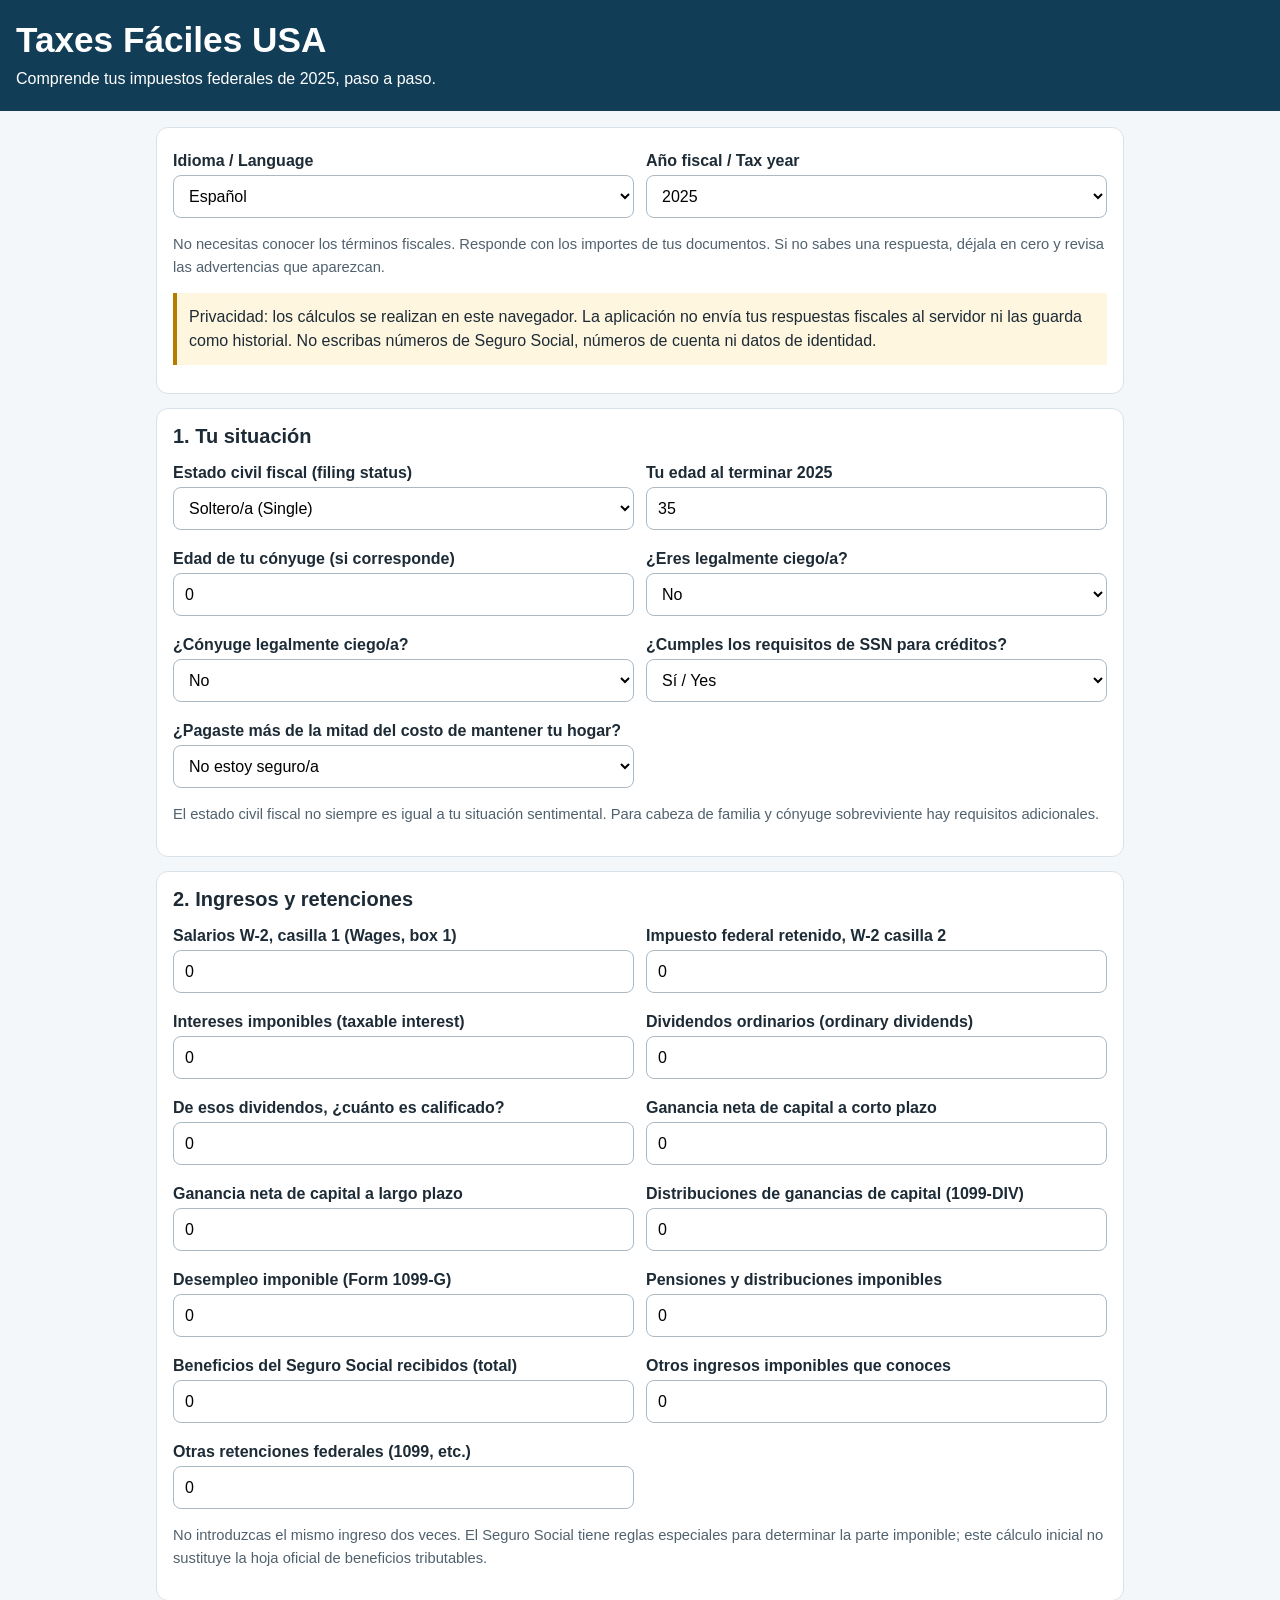
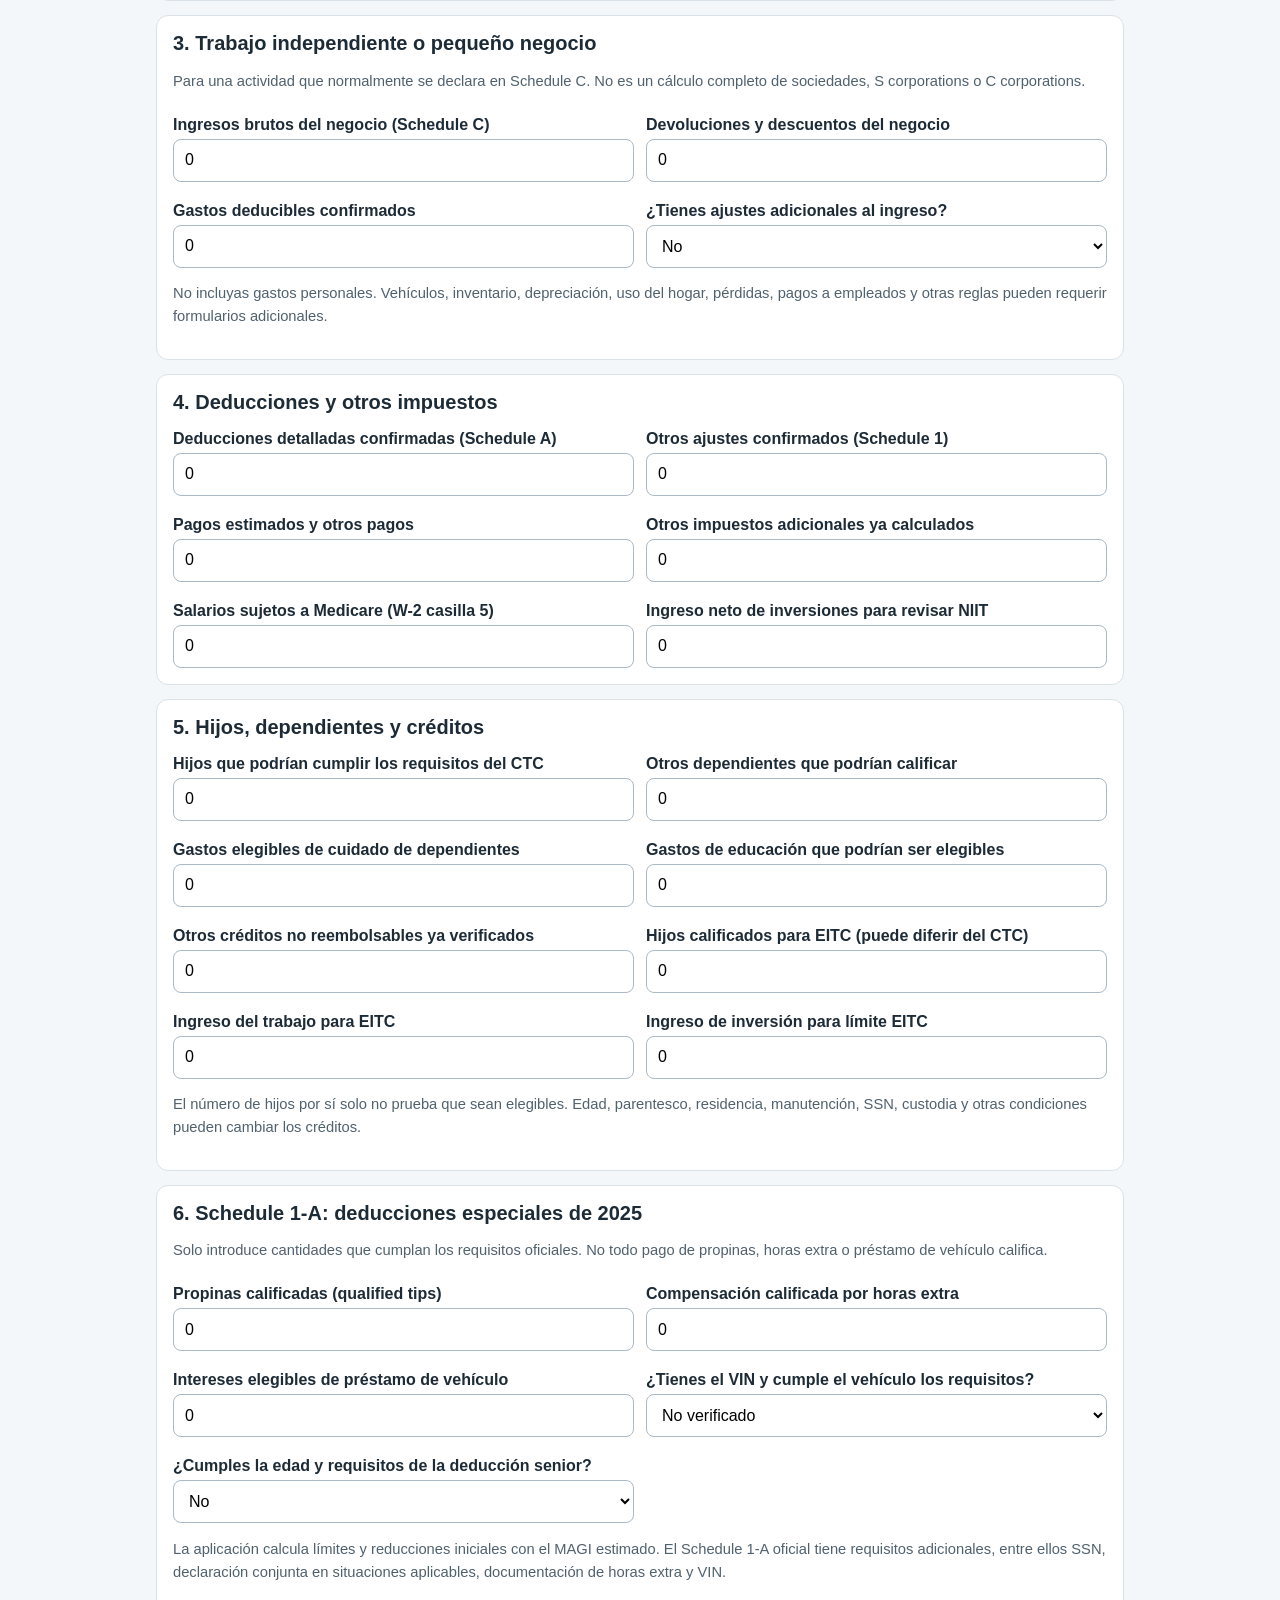
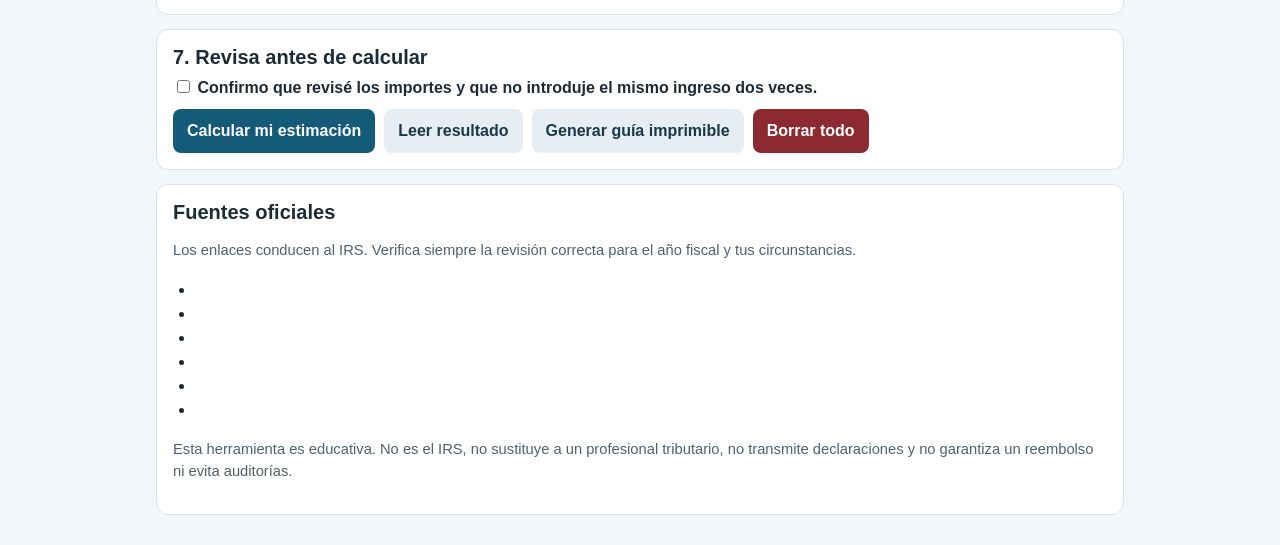
<file: static/index.html>
<!DOCTYPE html>
<html lang="es">
<head>
<meta charset="UTF-8">
<meta name="viewport" content="width=device-width,initial-scale=1">
<meta name="referrer" content="no-referrer">
<meta name="color-scheme" content="light">
<title>Taxes Fáciles USA | 2025</title>
<style>
:root{font-family:Arial,Helvetica,sans-serif;color:#1d2b36;background:#f4f7fa;font-size:16px}
*{box-sizing:border-box}body{margin:0}header{background:#123d56;color:white;padding:20px 16px}
header h1{margin:0 0 7px;font-size:clamp(1.5rem,4vw,2.2rem)}header p{margin:0;line-height:1.5}
main{max-width:1000px;margin:auto;padding:16px}.top,.panel{background:white;border:1px solid #d9e2e8;border-radius:12px;padding:16px;margin-bottom:14px}
.row{display:grid;grid-template-columns:repeat(2,minmax(0,1fr));gap:12px}
label{display:block;font-weight:700;margin:8px 0 5px}
input,select,button{font:inherit;border-radius:8px}
input,select{width:100%;padding:11px;border:1px solid #aab9c4;background:white;min-height:43px}
button{padding:11px 14px;border:0;cursor:pointer;font-weight:700;min-height:44px}
.primary{background:#145b7a;color:white}.secondary{background:#e6eef3;color:#18394a}.danger{background:#8d2930;color:white}
.actions{display:flex;flex-wrap:wrap;gap:9px;margin-top:12px}
h2{font-size:1.25rem;margin:0 0 8px}h3{font-size:1.05rem;margin:18px 0 5px}
.help,.muted{font-size:.92rem;line-height:1.55;color:#50616e}
.notice{background:#fff6df;border-left:4px solid #b57c00;padding:12px;margin:12px 0;line-height:1.5}
.result{background:#eef7f5;border-radius:9px;padding:14px;margin-top:10px}
.result strong{color:#124f46}.line{display:flex;justify-content:space-between;gap:12px;padding:7px 0;border-bottom:1px solid #d8e2e5}
.line span:last-child{text-align:right;font-variant-numeric:tabular-nums}
ul{padding-left:22px;line-height:1.5}a{color:#075b89;overflow-wrap:anywhere}
[hidden]{display:none!important}
@media(max-width:650px){.row{grid-template-columns:1fr}main{padding:10px}.panel,.top{padding:12px}}
@media print{header,.top,.actions,form,.no-print{display:none!important}body{background:white}main{max-width:none;padding:0}.panel{border:0}}
</style>
</head>
<body>
<header>
<h1 id="appTitle">Taxes Fáciles USA</h1>
<p id="subtitle">Comprende tus impuestos federales de 2025, paso a paso.</p>
</header>
<main>
<section class="top">
<div class="row">
<div><label id="langLabel" for="language">Idioma / Language</label>
<select id="language"><option value="es">Español</option><option value="en">English</option></select></div>
<div><label id="yearLabel" for="taxYear">Año fiscal / Tax year</label>
<select id="taxYear"><option value="2025">2025</option></select></div>
</div>
<p class="help" id="intro">No necesitas conocer los términos fiscales. Responde con los importes de tus documentos. Si no sabes una respuesta, déjala en cero y revisa la advertencia que aparezca.</p>
<div class="notice" id="privacy">Privacidad: los cálculos se realizan en este navegador. La aplicación no envía tus respuestas fiscales al servidor ni las guarda como historial. No escribas números de Seguro Social, números de cuenta ni datos de identidad.</div>
</section>
<form id="taxForm" autocomplete="off">
<section class="panel">
<h2 id="personalTitle">1. Tu situación</h2>
<div class="row">
<div><label id="statusLabel" for="filingStatus">Estado civil fiscal (filing status)</label>
<select id="filingStatus" name="filingStatus">
<option value="single">Soltero/a (Single)</option>
<option value="mfj">Casado/a: declaración conjunta (Married filing jointly)</option>
<option value="mfs">Casado/a: declaración separada (Married filing separately)</option>
<option value="hoh">Cabeza de familia (Head of household)</option>
<option value="qss">Cónyuge sobreviviente elegible (Qualifying surviving spouse)</option>
</select></div>
<div><label id="ageLabel" for="age">Tu edad al terminar 2025</label><input id="age" name="age" type="number" min="0" max="120" value="35"></div>
<div><label id="spouseAgeLabel" for="spouseAge">Edad de tu cónyuge (si corresponde)</label><input id="spouseAge" name="spouseAge" type="number" min="0" max="120" value="0"></div>
<div><label id="blindLabel" for="blind">¿Eres legalmente ciego/a?</label><select id="blind" name="blind"><option value="no">No</option><option value="yes">Sí</option></select></div>
<div><label id="spouseBlindLabel" for="spouseBlind">¿Cónyuge legalmente ciego/a?</label><select id="spouseBlind" name="spouseBlind"><option value="no">No</option><option value="yes">Sí</option></select></div>
<div><label id="ssnLabel" for="validSsn">¿Cumples los requisitos de SSN para créditos?</label><select id="validSsn" name="validSsn"><option value="yes">Sí / Yes</option><option value="no">No / No</option><option value="unknown">No estoy seguro/a</option></select></div>
<div><label id="hohLabel" for="paidHome">¿Pagaste más de la mitad del costo de mantener tu hogar?</label><select id="paidHome" name="paidHome"><option value="unknown">No estoy seguro/a</option><option value="yes">Sí</option><option value="no">No</option></select></div>
</div>
<p class="help" id="personalHelp">El estado civil fiscal no siempre es igual a tu situación sentimental. Para cabeza de familia y cónyuge sobreviviente hay requisitos adicionales.</p>
</section>
<section class="panel">
<h2 id="incomeTitle">2. Ingresos y retenciones</h2>
<div class="row">
<div><label id="wagesLabel" for="wages">Salarios W-2, casilla 1 (Wages, box 1)</label><input id="wages" name="wages" type="number" min="0" step=".01" value="0"></div>
<div><label id="withheldLabel" for="withheld">Impuesto federal retenido, W-2 casilla 2</label><input id="withheld" name="withheld" type="number" min="0" step=".01" value="0"></div>
<div><label id="interestLabel" for="interest">Intereses imponibles (taxable interest)</label><input id="interest" name="interest" type="number" min="0" step=".01" value="0"></div>
<div><label id="dividendsLabel" for="ordinaryDividends">Dividendos ordinarios (ordinary dividends)</label><input id="ordinaryDividends" name="ordinaryDividends" type="number" min="0" step=".01" value="0"></div>
<div><label id="qualifiedLabel" for="qualifiedDividends">De esos dividendos, ¿cuánto es calificado?</label><input id="qualifiedDividends" name="qualifiedDividends" type="number" min="0" step=".01" value="0"></div>
<div><label id="shortGainLabel" for="shortGain">Ganancia neta de capital a corto plazo</label><input id="shortGain" name="shortGain" type="number" step=".01" value="0"></div>
<div><label id="longGainLabel" for="longGain">Ganancia neta de capital a largo plazo</label><input id="longGain" name="longGain" type="number" step=".01" value="0"></div>
<div><label id="capitalDistributionsLabel" for="capitalDistributions">Distribuciones de ganancias de capital (1099-DIV)</label><input id="capitalDistributions" name="capitalDistributions" type="number" min="0" step=".01" value="0"></div>
<div><label id="unemploymentLabel" for="unemployment">Desempleo imponible (Form 1099-G)</label><input id="unemployment" name="unemployment" type="number" min="0" step=".01" value="0"></div>
<div><label id="pensionLabel" for="pension">Pensiones y distribuciones imponibles</label><input id="pension" name="pension" type="number" min="0" step=".01" value="0"></div>
<div><label id="socialSecurityLabel" for="socialSecurity">Beneficios del Seguro Social recibidos (total)</label><input id="socialSecurity" name="socialSecurity" type="number" min="0" step=".01" value="0"></div>
<div><label id="otherIncomeLabel" for="otherIncome">Otros ingresos imponibles que conoces</label><input id="otherIncome" name="otherIncome" type="number" step=".01" value="0"></div>
<div><label id="otherWithheldLabel" for="otherWithheld">Otras retenciones federales (1099, etc.)</label><input id="otherWithheld" name="otherWithheld" type="number" min="0" step=".01" value="0"></div>
</div>
<p class="help" id="incomeHelp">No introduzcas el mismo ingreso dos veces. El Seguro Social tiene reglas especiales para determinar la parte imponible; este cálculo inicial no sustituye la hoja oficial de beneficios tributables.</p>
</section>
<section class="panel">
<h2 id="businessTitle">3. Trabajo independiente o pequeño negocio</h2>
<p class="help" id="businessHelp">Para una actividad que normalmente se declara en Schedule C. No es un cálculo completo de sociedades, S corporations o C corporations.</p>
<div class="row">
<div><label id="businessReceiptsLabel" for="businessReceipts">Ingresos brutos del negocio (Schedule C)</label><input id="businessReceipts" name="businessReceipts" type="number" min="0" step=".01" value="0"></div>
<div><label id="returnsLabel" for="returns">Devoluciones y descuentos del negocio</label><input id="returns" name="returns" type="number" min="0" step=".01" value="0"></div>
<div><label id="businessExpensesLabel" for="businessExpenses">Gastos deducibles confirmados</label><input id="businessExpenses" name="businessExpenses" type="number" min="0" step=".01" value="0"></div>
<div><label id="halfSeLabel" for="halfSe">¿Tienes ajustes adicionales al ingreso?</label><select id="halfSe" name="halfSe"><option value="no">No / No</option><option value="yes">Sí, necesito revisarlos</option></select></div>
</div>
<p class="help" id="businessHelp2">No incluyas gastos personales. Vehículos, inventario, depreciación, uso del hogar, pérdidas, pagos a empleados y otras reglas pueden requerir formularios adicionales.</p>
</section>
<section class="panel">
<h2 id="deductionsTitle">4. Deducciones y otros impuestos</h2>
<div class="row">
<div><label id="itemizedLabel" for="itemized">Deducciones detalladas confirmadas (Schedule A)</label><input id="itemized" name="itemized" type="number" min="0" step=".01" value="0"></div>
<div><label id="adjustmentsLabel" for="adjustments">Otros ajustes confirmados (Schedule 1)</label><input id="adjustments" name="adjustments" type="number" min="0" step=".01" value="0"></div>
<div><label id="estimatedPaymentsLabel" for="estimatedPayments">Pagos estimados y otros pagos</label><input id="estimatedPayments" name="estimatedPayments" type="number" min="0" step=".01" value="0"></div>
<div><label id="otherTaxesLabel" for="otherTaxes">Otros impuestos adicionales ya calculados</label><input id="otherTaxes" name="otherTaxes" type="number" min="0" step=".01" value="0"></div>
<div><label id="medicareWagesLabel" for="medicareWages">Salarios sujetos a Medicare (W-2 casilla 5)</label><input id="medicareWages" name="medicareWages" type="number" min="0" step=".01" value="0"></div>
<div><label id="netInvestmentLabel" for="netInvestment">Ingreso neto de inversiones para revisar NIIT</label><input id="netInvestment" name="netInvestment" type="number" min="0" step=".01" value="0"></div>
</div>
</section>
<section class="panel">
<h2 id="familyTitle">5. Hijos, dependientes y créditos</h2>
<div class="row">
<div><label id="childrenLabel" for="qualifyingChildren">Hijos que podrían cumplir los requisitos del CTC</label><input id="qualifyingChildren" name="qualifyingChildren" type="number" min="0" max="20" value="0"></div>
<div><label id="otherDependentsLabel" for="otherDependents">Otros dependientes que podrían calificar</label><input id="otherDependents" name="otherDependents" type="number" min="0" max="20" value="0"></div>
<div><label id="childCareLabel" for="childCare">Gastos elegibles de cuidado de dependientes</label><input id="childCare" name="childCare" type="number" min="0" step=".01" value="0"></div>
<div><label id="educationLabel" for="education">Gastos de educación que podrían ser elegibles</label><input id="education" name="education" type="number" min="0" step=".01" value="0"></div>
<div><label id="otherCreditsLabel" for="otherCredits">Otros créditos no reembolsables ya verificados</label><input id="otherCredits" name="otherCredits" type="number" min="0" step=".01" value="0"></div>
<div><label id="eitcChildrenLabel" for="eitcChildren">Hijos calificados para EITC (puede diferir del CTC)</label><input id="eitcChildren" name="eitcChildren" type="number" min="0" max="3" value="0"></div>
<div><label id="eitcIncomeLabel" for="eitcEarnedIncome">Ingreso del trabajo para EITC</label><input id="eitcEarnedIncome" name="eitcEarnedIncome" type="number" min="0" step=".01" value="0"></div>
<div><label id="investmentIncomeLabel" for="investmentIncome">Ingreso de inversión para límite EITC</label><input id="investmentIncome" name="investmentIncome" type="number" min="0" step=".01" value="0"></div>
</div>
<p class="help" id="familyHelp">El número de hijos por sí solo no prueba que sean elegibles. Edad, parentesco, residencia, manutención, SSN, custodia y otras condiciones pueden cambiar los créditos.</p>
</section>
<section class="panel">
<h2 id="schedule1aTitle">6. Schedule 1-A: deducciones especiales de 2025</h2>
<p class="help" id="schedule1aHelp">Solo introduce cantidades que cumplan los requisitos oficiales. No todo pago de propinas, horas extra o préstamo de vehículo califica.</p>
<div class="row">
<div><label id="tipsLabel" for="qualifiedTips">Propinas calificadas (qualified tips)</label><input id="qualifiedTips" name="qualifiedTips" type="number" min="0" step=".01" value="0"></div>
<div><label id="overtimeLabel" for="qualifiedOvertime">Compensación calificada por horas extra</label><input id="qualifiedOvertime" name="qualifiedOvertime" type="number" min="0" step=".01" value="0"></div>
<div><label id="carInterestLabel" for="carLoanInterest">Intereses elegibles de préstamo de vehículo</label><input id="carLoanInterest" name="carLoanInterest" type="number" min="0" step=".01" value="0"></div>
<div><label id="vehicleVinLabel" for="vehicleVinKnown">¿Tienes el VIN y cumple el vehículo los requisitos?</label><select id="vehicleVinKnown" name="vehicleVinKnown"><option value="unknown">No verificado</option><option value="yes">Sí</option><option value="no">No</option></select></div>
<div><label id="seniorLabel" for="seniorDeductionEligible">¿Cumples la edad y requisitos de la deducción senior?</label><select id="seniorDeductionEligible" name="seniorDeductionEligible"><option value="no">No / No</option><option value="yes">Sí / Yes</option><option value="unknown">No estoy seguro/a</option></select></div>
</div>
<p class="help" id="schedule1aHelp2">La aplicación calcula límites y reducciones iniciales con el MAGI estimado. El Schedule 1-A oficial tiene requisitos adicionales, entre ellos SSN, declaración conjunta en situaciones aplicables, documentación de horas extra y VIN.</p>
</section>
<div class="panel">
<h2 id="reviewTitle">7. Revisa antes de calcular</h2>
<label><input id="reviewConfirmed" type="checkbox" style="width:auto;min-height:0"> <span id="reviewText">Confirmo que revisé los importes y que no introduje el mismo ingreso dos veces.</span></label>
<div class="actions">
<button class="primary" type="submit" id="calculateBtn">Calcular mi estimación</button>
<button class="secondary" type="button" id="speakBtn">Leer resultado</button>
<button class="secondary" type="button" id="guideBtn">Generar guía imprimible</button>
<button class="danger" type="button" id="clearBtn">Borrar todo</button>
</div>
</div>
</form>
<section class="panel" id="resultsPanel" aria-live="polite" hidden>
<h2 id="resultsTitle">Tu resultado estimado</h2>
<div id="results"></div>
<div class="notice" id="resultsNotice"></div>
<h3 id="warningsTitle">Advertencias y revisiones</h3>
<ul id="warnings"></ul>
<h3 id="formsTitle">Formularios originales relacionados</h3>
<ul id="formsList"></ul>
</section>
<section class="panel">
<h2 id="sourcesTitle">Fuentes oficiales</h2>
<p class="help" id="sourcesIntro">Los enlaces conducen al IRS. Verifica siempre la revisión correcta para el año fiscal y tus circunstancias.</p>
<ul id="officialSources"></ul>
<p class="help" id="disclaimer">Esta herramienta es educativa. No es el IRS, no sustituye a un profesional tributario, no transmite declaraciones y no garantiza un reembolso ni evita auditorías.</p>
</section>
</main>
<script src="/static/tax_data.js"></script>
<script src="/static/tax_engine.js"></script>
<script src="/static/pdf_engine.js"></script>
<script src="/static/app.js"></script>
</body>
</html>
</file>
